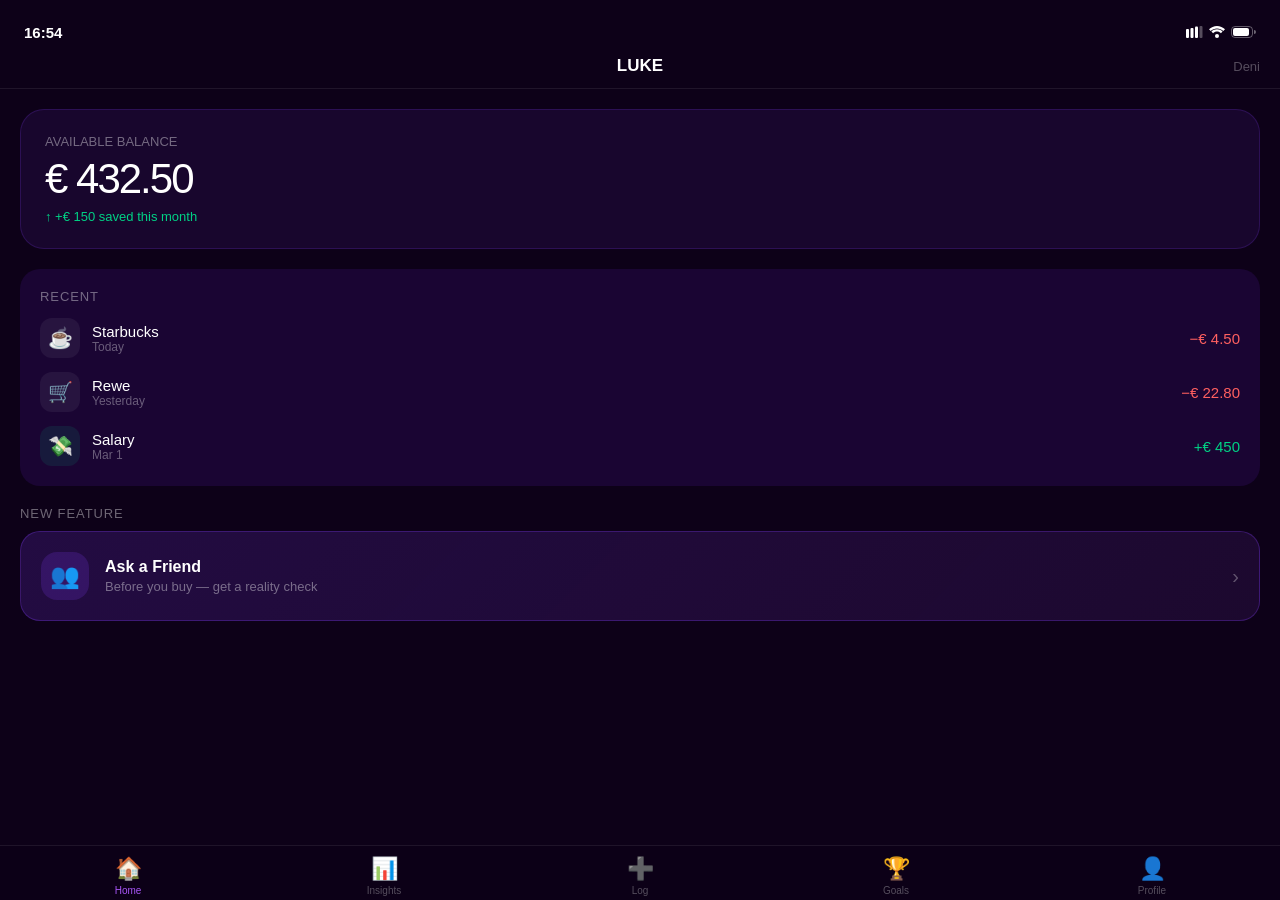
<file: prototype.html>
<!DOCTYPE html>
<html lang="en">
<head>
<meta charset="UTF-8"/>
<meta name="viewport" content="width=device-width, initial-scale=1.0, maximum-scale=1.0, user-scalable=no, viewport-fit=cover"/>
<meta name="apple-mobile-web-app-capable" content="yes"/>
<meta name="apple-mobile-web-app-status-bar-style" content="black-translucent"/>
<meta name="theme-color" content="#0d0118"/>
<title>LUKE</title>
<style>
:root {
  --purple: #7c3aed;
  --purple-light: #a855f7;
  --emerald: #00d285;
  --bg: #0d0118;
  --card: #1a0533;
  --border: rgba(255,255,255,0.08);
}
* { box-sizing: border-box; margin: 0; padding: 0; -webkit-tap-highlight-color: transparent; }
html, body {
  background: var(--bg);
  font-family: -apple-system, 'SF Pro Display', sans-serif;
  height: 100%; width: 100%;
  overflow: hidden;
  color: #fff;
}
.app {
  width: 100vw;
  height: 100vh;
  position: relative;
  overflow: hidden;
}
 
/* iOS Status Bar */
.status-bar {
  position: absolute;
  top: 0; left: 0; right: 0;
  height: 50px;
  padding: 14px 24px 0;
  display: flex;
  justify-content: space-between;
  align-items: center;
  z-index: 100;
  background: transparent;
}
.status-time { font-size: 15px; font-weight: 600; color: #fff; }
.status-icons { display: flex; align-items: center; gap: 6px; }
.status-icons svg { fill: #fff; }
 
/* Screens */
.screen {
  position: absolute;
  inset: 0;
  display: flex;
  flex-direction: column;
  transform: translateX(100%);
  transition: transform 0.4s cubic-bezier(0.4, 0, 0.2, 1);
  will-change: transform;
  background: var(--bg);
  overflow: hidden;
}
.screen.active {
  transform: translateX(0);
  z-index: 10;
}
.screen.behind {
  transform: translateX(-30%);
  z-index: 5;
}
.screen.base {
  transform: translateX(0);
  z-index: 1;
}
 
/* Nav */
.nav {
  padding: 56px 20px 12px;
  display: flex;
  align-items: center;
  gap: 12px;
  border-bottom: 0.5px solid var(--border);
  flex-shrink: 0;
}
.nav-back {
  display: flex; align-items: center; gap: 4px;
  color: var(--purple-light); font-size: 17px; cursor: pointer;
  padding: 8px 0; min-width: 60px;
}
.nav-back svg { width: 10px; height: 17px; fill: var(--purple-light); }
.nav-title { flex: 1; text-align: center; font-size: 17px; font-weight: 600; color: #fff; }
.nav-right { min-width: 60px; text-align: right; color: var(--purple-light); font-size: 17px; }
 
/* Scroll Content */
.scroll { flex: 1; overflow-y: auto; overflow-x: hidden; -webkit-overflow-scrolling: touch; padding: 20px 20px 40px; display: flex; flex-direction: column; gap: 20px; }
.scroll::-webkit-scrollbar { display: none; }
 
/* Labels */
.label { font-size: 13px; font-weight: 500; color: rgba(255,255,255,0.4); text-transform: uppercase; letter-spacing: 0.07em; margin-bottom: 10px; }
 
/* Photo */
.photo-zone {
  border-radius: 20px;
  height: 220px;
  overflow: hidden;
  position: relative;
  cursor: pointer;
  background: var(--card);
  border: 1.5px dashed rgba(124,58,237,0.35);
  display: flex; align-items: center; justify-content: center;
  transition: border-color 0.2s;
}
.photo-zone.filled { border-style: solid; border-color: rgba(124,58,237,0.3); }
.photo-placeholder { display: flex; flex-direction: column; align-items: center; gap: 10px; }
.photo-placeholder .icon { font-size: 44px; }
.photo-placeholder .text { font-size: 14px; color: rgba(255,255,255,0.35); }
.shoe-visual {
  width: 100%; height: 100%;
  background: linear-gradient(135deg, #130824, #2a1250);
  display: flex; flex-direction: column; align-items: center; justify-content: center; gap: 10px;
}
.shoe-emoji { font-size: 80px; filter: drop-shadow(0 8px 24px rgba(124,58,237,0.6)); }
.shoe-name { font-size: 14px; color: rgba(255,255,255,0.5); letter-spacing: 0.03em; }
 
/* Amount */
.amount-card {
  background: rgba(124,58,237,0.1);
  border: 1px solid rgba(124,58,237,0.2);
  border-radius: 20px;
  padding: 20px 24px;
  display: flex; align-items: baseline; gap: 6px;
}
.amount-currency { font-size: 28px; color: rgba(255,255,255,0.4); font-weight: 300; }
.amount-value { font-size: 52px; font-weight: 300; letter-spacing: -3px; color: #fff; }
.amount-store { margin-left: auto; font-size: 13px; color: rgba(255,255,255,0.3); align-self: center; }
 
/* Item Name */
.item-field {
  background: rgba(255,255,255,0.05);
  border: 1px solid rgba(255,255,255,0.08);
  border-radius: 16px;
  padding: 16px 18px;
  font-size: 16px; color: #fff;
  width: 100%; outline: none;
  font-family: inherit;
  -webkit-appearance: none;
}
.item-field::placeholder { color: rgba(255,255,255,0.25); }
 
/* Friends */
.friends { display: flex; flex-direction: column; gap: 10px; }
.friend {
  display: flex; align-items: center; gap: 14px;
  padding: 14px 16px;
  border-radius: 18px;
  background: rgba(255,255,255,0.04);
  border: 1.5px solid transparent;
  cursor: pointer;
  transition: all 0.2s;
  -webkit-user-select: none;
}
.friend:active { transform: scale(0.98); }
.friend.sel { background: rgba(124,58,237,0.12); border-color: rgba(124,58,237,0.5); }
.f-avatar { width: 42px; height: 42px; border-radius: 50%; display: flex; align-items: center; justify-content: center; font-size: 17px; font-weight: 600; flex-shrink: 0; }
.f-info { flex: 1; }
.f-name { font-size: 15px; font-weight: 500; }
.f-sub { font-size: 12px; color: rgba(255,255,255,0.35); margin-top: 2px; }
.f-check { width: 24px; height: 24px; border-radius: 50%; border: 1.5px solid rgba(255,255,255,0.2); display: flex; align-items: center; justify-content: center; transition: all 0.2s; flex-shrink: 0; }
.f-check.on { background: var(--purple); border-color: var(--purple); }
.f-check.on::after { content: ''; width: 5px; height: 9px; border: 2px solid #fff; border-top: none; border-left: none; transform: rotate(45deg) translate(-1px,-1px); display: block; }
 
/* Button */
.btn {
  width: 100%; padding: 18px;
  border-radius: 18px; border: none;
  font-size: 17px; font-weight: 600;
  cursor: pointer; transition: transform 0.1s, opacity 0.1s;
  -webkit-user-select: none;
  font-family: inherit;
}
.btn:active { transform: scale(0.97); opacity: 0.9; }
.btn-primary { background: var(--purple); color: #fff; }
.btn-ghost { background: rgba(255,255,255,0.06); color: rgba(255,255,255,0.5); font-size: 14px; padding: 14px; }
.btn-danger { background: rgba(255,80,80,0.12); color: #ff6060; border: 1px solid rgba(255,80,80,0.2); }
 
/* Sent screen */
.sent-center { flex: 1; display: flex; flex-direction: column; align-items: center; justify-content: center; padding: 40px 32px; gap: 18px; text-align: center; }
.sent-anim { width: 90px; height: 90px; border-radius: 50%; background: rgba(124,58,237,0.15); display: flex; align-items: center; justify-content: center; font-size: 40px; animation: pop 0.5s cubic-bezier(0.34,1.56,0.64,1) both; }
@keyframes pop { from { transform: scale(0); opacity: 0; } to { transform: scale(1); opacity: 1; } }
.sent-title { font-size: 26px; font-weight: 600; }
.sent-sub { font-size: 15px; color: rgba(255,255,255,0.45); line-height: 1.6; max-width: 280px; }
.sent-btns { width: 100%; display: flex; flex-direction: column; gap: 10px; margin-top: 8px; }
 
/* Friend view */
.notif-card { background: var(--card); border-radius: 20px; padding: 20px; border: 1px solid rgba(124,58,237,0.2); }
.notif-row { display: flex; justify-content: space-between; align-items: center; padding: 7px 0; }
.notif-label { font-size: 13px; color: rgba(255,255,255,0.4); }
.notif-val { font-size: 14px; font-weight: 500; }
.sep { height: 0.5px; background: rgba(255,255,255,0.07); }
.warn { background: rgba(255,149,0,0.1); border-radius: 16px; padding: 14px 16px; display: flex; gap: 10px; }
.warn-icon { font-size: 18px; flex-shrink: 0; }
.warn-text { font-size: 13px; color: #f59e0b; line-height: 1.55; }
.verdict-row { display: flex; gap: 10px; }
.v-btn { flex: 1; padding: 16px 12px; border-radius: 16px; font-size: 15px; font-weight: 500; cursor: pointer; border: 1.5px solid transparent; transition: all 0.2s; font-family: inherit; -webkit-user-select: none; }
.v-btn:active { transform: scale(0.97); }
.v-yes { background: rgba(0,210,133,0.1); color: #00d285; border-color: rgba(0,210,133,0.2); }
.v-no { background: rgba(255,80,80,0.1); color: #ff6060; border-color: rgba(255,80,80,0.2); }
.v-yes.picked { background: rgba(0,210,133,0.25); border-color: #00d285; }
.v-no.picked { background: rgba(255,80,80,0.25); border-color: #ff6060; }
.comment-box { background: rgba(255,255,255,0.05); border: 1px solid rgba(255,255,255,0.08); border-radius: 16px; padding: 14px 16px; font-size: 15px; color: #fff; width: 100%; outline: none; resize: none; font-family: inherit; -webkit-appearance: none; }
.comment-box::placeholder { color: rgba(255,255,255,0.25); }
 
/* Reply screen */
.scores { display: flex; gap: 10px; }
.score-box { flex: 1; border-radius: 18px; padding: 18px; text-align: center; }
.score-no { background: rgba(255,80,80,0.1); border: 1px solid rgba(255,80,80,0.2); }
.score-yes { background: rgba(0,210,133,0.1); border: 1px solid rgba(0,210,133,0.2); }
.score-n { font-size: 36px; font-weight: 300; }
.score-no .score-n { color: #ff6060; }
.score-yes .score-n { color: #00d285; }
.score-l { font-size: 12px; color: rgba(255,255,255,0.35); margin-top: 4px; }
.reply-card { border-radius: 20px; padding: 20px; }
.reply-badge { display: inline-block; padding: 5px 14px; border-radius: 20px; font-size: 12px; font-weight: 600; margin-bottom: 14px; }
.badge-no { background: rgba(255,80,80,0.15); color: #ff6060; }
.badge-yes { background: rgba(0,210,133,0.15); color: #00d285; }
.reply-msg { font-size: 16px; line-height: 1.6; font-style: italic; color: rgba(255,255,255,0.85); }
.reply-from { font-size: 12px; color: rgba(255,255,255,0.3); margin-top: 10px; }
.pending { background: rgba(255,255,255,0.04); border-radius: 16px; padding: 14px 16px; display: flex; align-items: center; gap: 12px; }
.pend-av { width: 36px; height: 36px; border-radius: 50%; background: rgba(255,255,255,0.07); display: flex; align-items: center; justify-content: center; font-size: 14px; color: rgba(255,255,255,0.3); font-weight: 500; flex-shrink: 0; }
.pend-txt { font-size: 13px; color: rgba(255,255,255,0.3); }
 
/* Tab bar */
.tab-bar { display: flex; background: rgba(13,1,24,0.95); border-top: 0.5px solid rgba(255,255,255,0.08); padding-bottom: env(safe-area-inset-bottom, 16px); flex-shrink: 0; backdrop-filter: blur(20px); }
.tab { flex: 1; display: flex; flex-direction: column; align-items: center; gap: 3px; padding: 10px 0 4px; cursor: pointer; }
.tab-icon { font-size: 22px; }
.tab-lbl { font-size: 10px; color: rgba(255,255,255,0.3); font-weight: 500; }
.tab.on .tab-lbl { color: var(--purple-light); }
</style>
</head>
<body>
<div class="app">
 
  <!-- Status Bar -->
  <div class="status-bar" id="statusBar">
    <span class="status-time" id="clock">9:41</span>
    <div class="status-icons">
      <svg viewBox="0 0 17 12" width="17" height="12"><rect x="0" y="3" width="3" height="9" rx="1"/><rect x="4.5" y="2" width="3" height="10" rx="1"/><rect x="9" y="0.5" width="3" height="11.5" rx="1"/><rect x="13.5" y="0" width="3" height="12" rx="1" opacity="0.3"/></svg>
      <svg viewBox="0 0 16 12" width="16" height="12"><path d="M8 2.4C10.5 2.4 12.7 3.4 14.3 5L16 3.3C13.9 1.3 11.1 0 8 0S2.1 1.3 0 3.3L1.7 5C3.3 3.4 5.5 2.4 8 2.4z"/><path d="M8 5.6c1.5 0 2.9.6 3.9 1.6L13.6 5.5C12.1 4 10.2 3.2 8 3.2s-4.1.8-5.6 2.3l1.7 1.7C5.1 6.2 6.5 5.6 8 5.6z"/><circle cx="8" cy="10" r="2"/></svg>
      <svg viewBox="0 0 25 12" width="25" height="12"><rect x="0.5" y="0.5" width="21" height="11" rx="3.5" stroke="white" stroke-opacity="0.35" fill="none"/><rect x="2" y="2" width="16" height="8" rx="2" fill="white"/><path d="M23 4v4a2 2 0 0 0 0-4z" fill="white" fill-opacity="0.4"/></svg>
    </div>
  </div>
 
  <!-- SCREEN 1: Home / Entry point -->
  <div class="screen base" id="s1">
    <div class="nav" style="background:transparent;">
      <div style="min-width:60px;"></div>
      <span class="nav-title">LUKE</span>
      <div class="nav-right" style="font-size:13px;color:rgba(255,255,255,0.3);">Deni</div>
    </div>
    <div class="scroll">
      <div style="background:rgba(124,58,237,0.1);border:1px solid rgba(124,58,237,0.2);border-radius:24px;padding:24px;">
        <div style="font-size:13px;color:rgba(255,255,255,0.4);margin-bottom:6px;">AVAILABLE BALANCE</div>
        <div style="font-size:42px;font-weight:300;letter-spacing:-2px;">€ 432.50</div>
        <div style="font-size:13px;color:#00d285;margin-top:6px;">↑ +€ 150 saved this month</div>
      </div>
      <div style="background:var(--card);border-radius:20px;padding:20px;">
        <div style="font-size:13px;color:rgba(255,255,255,0.4);margin-bottom:14px;font-weight:500;text-transform:uppercase;letter-spacing:0.07em;">Recent</div>
        <div style="display:flex;flex-direction:column;gap:14px;">
          <div style="display:flex;align-items:center;gap:12px;">
            <div style="width:40px;height:40px;border-radius:12px;background:rgba(255,255,255,0.06);display:flex;align-items:center;justify-content:center;font-size:20px;">☕</div>
            <div style="flex:1;"><div style="font-size:15px;">Starbucks</div><div style="font-size:12px;color:rgba(255,255,255,0.35);">Today</div></div>
            <div style="color:#ff6060;font-size:15px;font-weight:500;">−€ 4.50</div>
          </div>
          <div style="display:flex;align-items:center;gap:12px;">
            <div style="width:40px;height:40px;border-radius:12px;background:rgba(255,255,255,0.06);display:flex;align-items:center;justify-content:center;font-size:20px;">🛒</div>
            <div style="flex:1;"><div style="font-size:15px;">Rewe</div><div style="font-size:12px;color:rgba(255,255,255,0.35);">Yesterday</div></div>
            <div style="color:#ff6060;font-size:15px;font-weight:500;">−€ 22.80</div>
          </div>
          <div style="display:flex;align-items:center;gap:12px;">
            <div style="width:40px;height:40px;border-radius:12px;background:rgba(0,210,133,0.1);display:flex;align-items:center;justify-content:center;font-size:20px;">💸</div>
            <div style="flex:1;"><div style="font-size:15px;">Salary</div><div style="font-size:12px;color:rgba(255,255,255,0.35);">Mar 1</div></div>
            <div style="color:#00d285;font-size:15px;font-weight:500;">+€ 450</div>
          </div>
        </div>
      </div>
      <div>
        <div class="label">New Feature</div>
        <div onclick="goTo('s2')" style="background:linear-gradient(135deg,rgba(124,58,237,0.2),rgba(168,85,247,0.1));border:1px solid rgba(124,58,237,0.3);border-radius:20px;padding:20px;cursor:pointer;display:flex;align-items:center;gap:16px;" id="askBtn">
          <div style="width:48px;height:48px;border-radius:16px;background:rgba(124,58,237,0.2);display:flex;align-items:center;justify-content:center;font-size:24px;flex-shrink:0;">👥</div>
          <div style="flex:1;">
            <div style="font-size:16px;font-weight:600;">Ask a Friend</div>
            <div style="font-size:13px;color:rgba(255,255,255,0.4);margin-top:3px;">Before you buy — get a reality check</div>
          </div>
          <div style="color:rgba(255,255,255,0.3);font-size:20px;">›</div>
        </div>
      </div>
    </div>
    <div class="tab-bar">
      <div class="tab on"><span class="tab-icon">🏠</span><span class="tab-lbl">Home</span></div>
      <div class="tab"><span class="tab-icon">📊</span><span class="tab-lbl">Insights</span></div>
      <div class="tab" onclick="goTo('s2')" style="cursor:pointer;"><span class="tab-icon">➕</span><span class="tab-lbl">Log</span></div>
      <div class="tab"><span class="tab-icon">🏆</span><span class="tab-lbl">Goals</span></div>
      <div class="tab"><span class="tab-icon">👤</span><span class="tab-lbl">Profile</span></div>
    </div>
  </div>
 
  <!-- SCREEN 2: Ask a Friend – Create -->
  <div class="screen" id="s2">
    <div class="nav">
      <div class="nav-back" onclick="goBack('s1')">
        <svg viewBox="0 0 10 17"><path d="M9 1L1 8.5L9 16" stroke="#a855f7" stroke-width="1.8" stroke-linecap="round" stroke-linejoin="round" fill="none"/></svg>
        Back
      </div>
      <span class="nav-title">Ask a Friend</span>
      <div class="nav-right"></div>
    </div>
    <div class="scroll">
      <div>
        <div class="label">Item Photo</div>
        <div class="photo-zone" id="photoZone" onclick="fillPhoto()">
          <div class="photo-placeholder">
            <span class="icon">📸</span>
            <span class="text">Tap to add photo</span>
          </div>
        </div>
      </div>
      <div>
        <div class="label">Amount</div>
        <div class="amount-card">
          <span class="amount-currency">€</span>
          <span class="amount-value">180</span>
          <span class="amount-store">Snipes</span>
        </div>
      </div>
      <div>
        <div class="label">What is it?</div>
        <input class="item-field" value="Nike Air Max 95" />
      </div>
      <div>
        <div class="label">Ask who?</div>
        <div class="friends" id="friendList">
          <div class="friend sel" data-sel="1" onclick="toggleF(this)">
            <div class="f-avatar" style="background:#7c3aed;">M</div>
            <div class="f-info"><div class="f-name">Marco</div><div class="f-sub">Usually responds fast ⚡</div></div>
            <div class="f-check on"></div>
          </div>
          <div class="friend" data-sel="0" onclick="toggleF(this)">
            <div class="f-avatar" style="background:#0ea5e9;">S</div>
            <div class="f-info"><div class="f-name">Sara</div><div class="f-sub">Fashion expert 👗</div></div>
            <div class="f-check"></div>
          </div>
          <div class="friend" data-sel="0" onclick="toggleF(this)">
            <div class="f-avatar" style="background:#f59e0b;color:#1a0533;">J</div>
            <div class="f-info"><div class="f-name">Julian</div><div class="f-sub">Brutally honest 😂</div></div>
            <div class="f-check"></div>
          </div>
        </div>
      </div>
      <button class="btn btn-primary" onclick="goTo('s3')">Send Request 🚀</button>
    </div>
  </div>
 
  <!-- SCREEN 3: Sent confirmation -->
  <div class="screen" id="s3">
    <div class="sent-center">
      <div class="sent-anim">🚀</div>
      <div class="sent-title">Sent!</div>
      <div class="sent-sub">Marco gets a notification now. Hold tight before buying — wait for their reply.</div>
      <div class="sent-btns">
        <button class="btn btn-ghost" onclick="goTo('s4')">Preview: What Marco sees →</button>
        <button class="btn btn-ghost" onclick="goBack('s1')">Back to Home</button>
      </div>
    </div>
  </div>
 
  <!-- SCREEN 4: Friend receives notification -->
  <div class="screen" id="s4">
    <div class="nav">
      <div class="nav-back" onclick="goBack('s3')">
        <svg viewBox="0 0 10 17"><path d="M9 1L1 8.5L9 16" stroke="#a855f7" stroke-width="1.8" stroke-linecap="round" stroke-linejoin="round" fill="none"/></svg>
        Back
      </div>
      <span class="nav-title">Spend Request</span>
      <div class="nav-right"></div>
    </div>
    <div class="scroll">
      <div style="text-align:center;padding:4px 0 0;">
        <div style="font-size:14px;color:rgba(255,255,255,0.45);">Deni wants to buy something 👀</div>
      </div>
      <div class="photo-zone filled" style="cursor:default;height:220px;">
        <div class="shoe-visual">
          <span class="shoe-emoji">👟</span>
          <span class="shoe-name">Nike Air Max 95</span>
        </div>
      </div>
      <div class="notif-card">
        <div class="notif-row"><span class="notif-label">Item</span><span class="notif-val">Nike Air Max 95</span></div>
        <div class="sep"></div>
        <div class="notif-row"><span class="notif-label">Amount</span><span class="notif-val" style="color:var(--purple-light);font-size:18px;">€ 180</span></div>
        <div class="sep"></div>
        <div class="notif-row"><span class="notif-label">Store</span><span class="notif-val">Snipes</span></div>
        <div class="sep"></div>
        <div class="notif-row"><span class="notif-label">Category</span><span class="notif-val">Clothing</span></div>
      </div>
      <div class="warn">
        <span class="warn-icon">⚠️</span>
        <span class="warn-text">Deni already spent <strong style="color:#f59e0b;">€ 240</strong> on clothes this month. Monthly budget: €200 — that's <strong style="color:#f59e0b;">40€ over</strong>.</span>
      </div>
      <div>
        <div class="label">Your verdict</div>
        <div class="verdict-row">
          <button class="v-btn v-yes" id="vYes" onclick="pickVerdict('yes')">Buy it ✓</button>
          <button class="v-btn v-no" id="vNo" onclick="pickVerdict('no')">Don't buy ✗</button>
        </div>
      </div>
      <div>
        <div class="label">Comment (optional)</div>
        <textarea class="comment-box" rows="3" id="commentTxt" placeholder="Be honest...">Bro you already have 3 pairs like this 💀 you're literally broke, put it back</textarea>
      </div>
      <button class="btn btn-primary" onclick="sendReply()">Send Reply</button>
    </div>
  </div>
 
  <!-- SCREEN 5: Reply received -->
  <div class="screen" id="s5">
    <div class="nav">
      <div class="nav-back" onclick="goBack('s1')">
        <svg viewBox="0 0 10 17"><path d="M9 1L1 8.5L9 16" stroke="#a855f7" stroke-width="1.8" stroke-linecap="round" stroke-linejoin="round" fill="none"/></svg>
        Home
      </div>
      <span class="nav-title">Ask a Friend</span>
      <div class="nav-right" style="font-size:13px;color:rgba(255,255,255,0.3);">Nike AM95</div>
    </div>
    <div class="scroll">
      <div class="scores">
        <div class="score-box score-no">
          <div class="score-n" id="sNo">1</div>
          <div class="score-l">Don't buy</div>
        </div>
        <div class="score-box score-yes">
          <div class="score-n" id="sYes">0</div>
          <div class="score-l">Buy it</div>
        </div>
      </div>
      <div class="reply-card" id="replyCard" style="background:var(--card);border:1px solid rgba(255,80,80,0.2);">
        <div class="reply-badge badge-no" id="replyBadge">✗ Don't buy</div>
        <div class="reply-msg" id="replyMsg">"Bro you already have 3 pairs like this 💀 you're literally broke, put it back"</div>
        <div class="reply-from">— Marco · just now</div>
      </div>
      <div class="pending">
        <div class="pend-av">S</div>
        <span class="pend-txt">Sara hasn't replied yet...</span>
      </div>
      <div class="pending">
        <div class="pend-av">J</div>
        <span class="pend-txt">Julian hasn't replied yet...</span>
      </div>
      <button class="btn btn-danger" onclick="goBack('s1')">I'll skip it this time 🙏</button>
    </div>
    <div class="tab-bar">
      <div class="tab"><span class="tab-icon">🏠</span><span class="tab-lbl">Home</span></div>
      <div class="tab"><span class="tab-icon">📊</span><span class="tab-lbl">Insights</span></div>
      <div class="tab"><span class="tab-icon">➕</span><span class="tab-lbl">Log</span></div>
      <div class="tab on"><span class="tab-icon">👥</span><span class="tab-lbl" style="color:var(--purple-light);">Friends</span></div>
      <div class="tab"><span class="tab-icon">👤</span><span class="tab-lbl">Profile</span></div>
    </div>
  </div>
 
</div>
 
<script>
let current = 's1';
let verdict = 'no';
 
function updateClock() {
  const d = new Date();
  document.getElementById('clock').textContent = d.getHours() + ':' + String(d.getMinutes()).padStart(2,'0');
}
updateClock();
setInterval(updateClock, 10000);
 
function goTo(id) {
  const prev = document.getElementById(current);
  const next = document.getElementById(id);
  prev.classList.remove('active', 'base');
  prev.classList.add('behind');
  next.classList.add('active');
  next.classList.remove('behind');
  current = id;
  window.scrollTo(0,0);
  if (navigator.vibrate) navigator.vibrate(10);
}
 
function goBack(id) {
  const prev = document.getElementById(current);
  const next = document.getElementById(id);
  prev.classList.remove('active');
  prev.style.transform = 'translateX(100%)';
  setTimeout(() => { prev.style.transform = ''; }, 400);
  next.classList.remove('behind');
  next.classList.add('active');
  current = id;
  window.scrollTo(0,0);
  if (navigator.vibrate) navigator.vibrate(10);
}
 
function fillPhoto() {
  const z = document.getElementById('photoZone');
  z.classList.add('filled');
  z.innerHTML = '<div class="shoe-visual"><span class="shoe-emoji">👟</span><span class="shoe-name">Nike Air Max 95</span></div>';
}
 
function toggleF(el) {
  const sel = el.dataset.sel === '1';
  el.dataset.sel = sel ? '0' : '1';
  el.classList.toggle('sel', !sel);
  const c = el.querySelector('.f-check');
  c.classList.toggle('on', !sel);
  if (navigator.vibrate) navigator.vibrate(8);
}
 
function pickVerdict(v) {
  verdict = v;
  document.getElementById('vYes').classList.toggle('picked', v === 'yes');
  document.getElementById('vNo').classList.toggle('picked', v === 'no');
  if (navigator.vibrate) navigator.vibrate(8);
}
 
function sendReply() {
  const comment = document.getElementById('commentTxt').value.trim();
  const isYes = verdict === 'yes';
  document.getElementById('sYes').textContent = isYes ? '1' : '0';
  document.getElementById('sNo').textContent = isYes ? '0' : '1';
  const badge = document.getElementById('replyBadge');
  badge.textContent = isYes ? '✓ Buy it' : '✗ Don\'t buy';
  badge.className = 'reply-badge ' + (isYes ? 'badge-yes' : 'badge-no');
  const card = document.getElementById('replyCard');
  card.style.borderColor = isYes ? 'rgba(0,210,133,0.2)' : 'rgba(255,80,80,0.2)';
  document.getElementById('replyMsg').textContent = '"' + (comment || 'No comment added.') + '"';
  goTo('s5');
}
</script>
</body>
</html>
</file>
